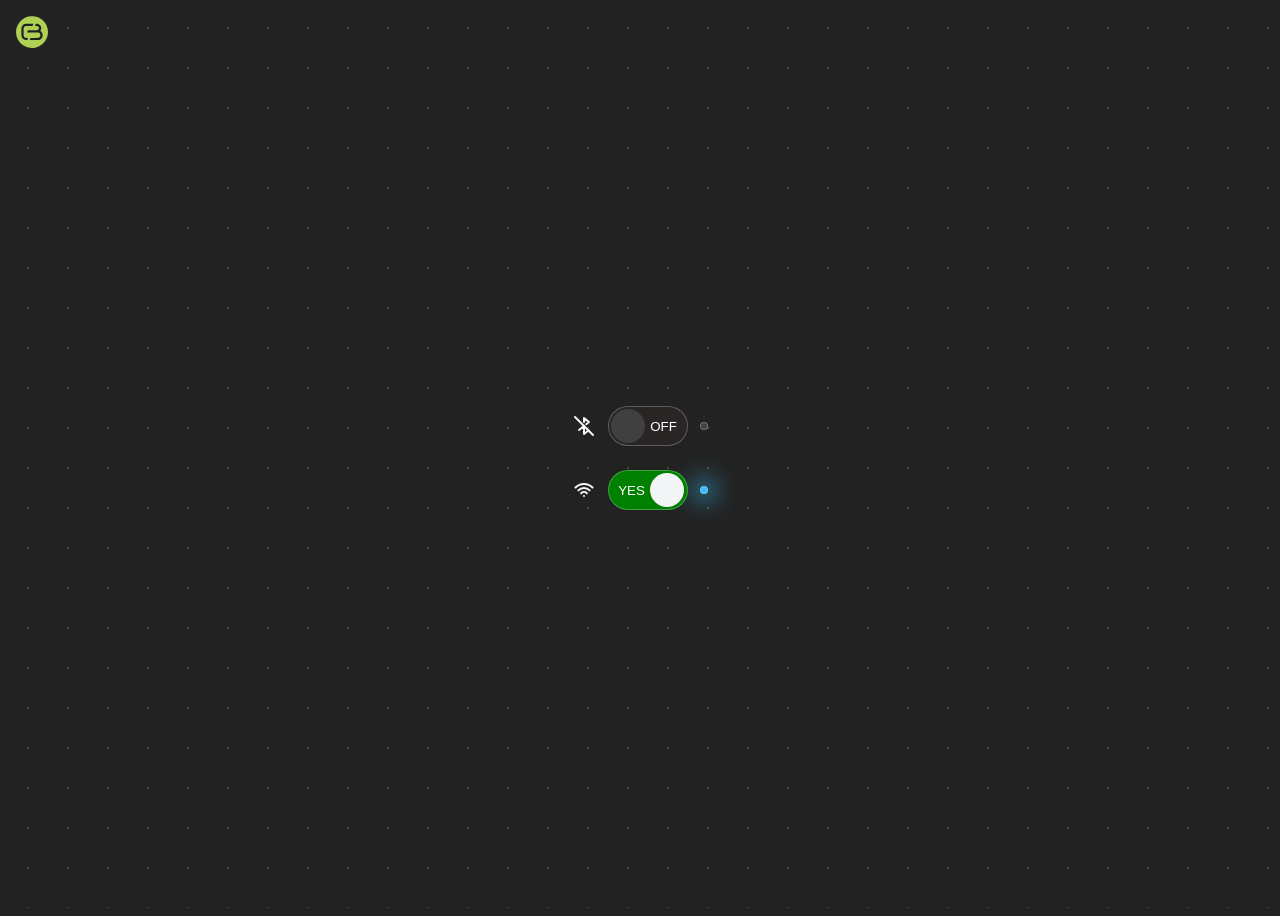
<file: botão/index.html>
<!DOCTYPE html>
<html lang="pt-br">
<head>
    <meta charset="UTF-8">
    <meta name="viewport" content="width=device-width, initial-scale=1.0">
   <link rel="stylesheet" href="style.css">
    <title>Document</title>
</head>
<body>
    <div class="switch">
        <div class="icon">
            <svg  xmlns="http://www.w3.org/2000/svg"  width="24"  height="24"  viewBox="0 0 24 24"  fill="none"  stroke="currentColor"  stroke-width="2"  stroke-linecap="round"  stroke-linejoin="round"  >
            <path stroke="none" d="M0 0h24v24H0z" fill="none"/>
            <path d="M7 8l10 8l-5 4l0 -16l5 4l-10 8" />
          </svg>
          <svg  xmlns="http://www.w3.org/2000/svg"  width="24"  height="24"  viewBox="0 0 24 24"  fill="none"  stroke="currentColor"  stroke-width="2"  stroke-linecap="round"  stroke-linejoin="round">
            <path stroke="none" d="M0 0h24v24H0z" fill="none"/>
            <path d="M3 3l18 18" />
            <path d="M16.438 16.45l-4.438 3.55v-8m0 -4v-4l5 4l-2.776 2.22m-2.222 1.779l-5 4" />
          </svg>
        </div>
        <label for="toggle" aria-label="Toggle Filter">
          <input type="checkbox" id="toggle"   data-on="ON" data-off="OFF">
        </label>
        <span class="led"></span>
      </div>
      
      <div class="switch">
        <div class="icon">
          <svg  xmlns="http://www.w3.org/2000/svg"  width="24"  height="24"  viewBox="0 0 24 24"  fill="none"  stroke="currentColor"  stroke-width="2"  stroke-linecap="round"  stroke-linejoin="round">
            <path stroke="none" d="M0 0h24v24H0z" fill="none"/>
            <path d="M12 18l.01 0" />
            <path d="M9.172 15.172a4 4 0 0 1 5.656 0" />
            <path d="M6.343 12.343a8 8 0 0 1 11.314 0" />
            <path d="M3.515 9.515c4.686 -4.687 12.284 -4.687 17 0" />
          </svg>
          <svg  xmlns="http://www.w3.org/2000/svg"  width="24"  height="24"  viewBox="0 0 24 24"  fill="none"  stroke="currentColor"  stroke-width="2"  stroke-linecap="round"  stroke-linejoin="round">
            <path stroke="none" d="M0 0h24v24H0z" fill="none"/>
            <path d="M12 18l.01 0" />
            <path d="M9.172 15.172a4 4 0 0 1 5.656 0" />
            <path d="M6.343 12.343a7.963 7.963 0 0 1 3.864 -2.14m4.163 .155a7.965 7.965 0 0 1 3.287 2" />
            <path d="M3.515 9.515a12 12 0 0 1 3.544 -2.455m3.101 -.92a12 12 0 0 1 10.325 3.374" />
            <path d="M3 3l18 18" />
          </svg>
        </div>
        <label for="toggle-2" aria-label="Toggle Filter">
          <input type="checkbox" id="toggle-2"  checked data-on="YES" data-off="NO">
        </label>
        <span class="led"></span>
      </div>
      
      
      
</body>
</html>
</file>
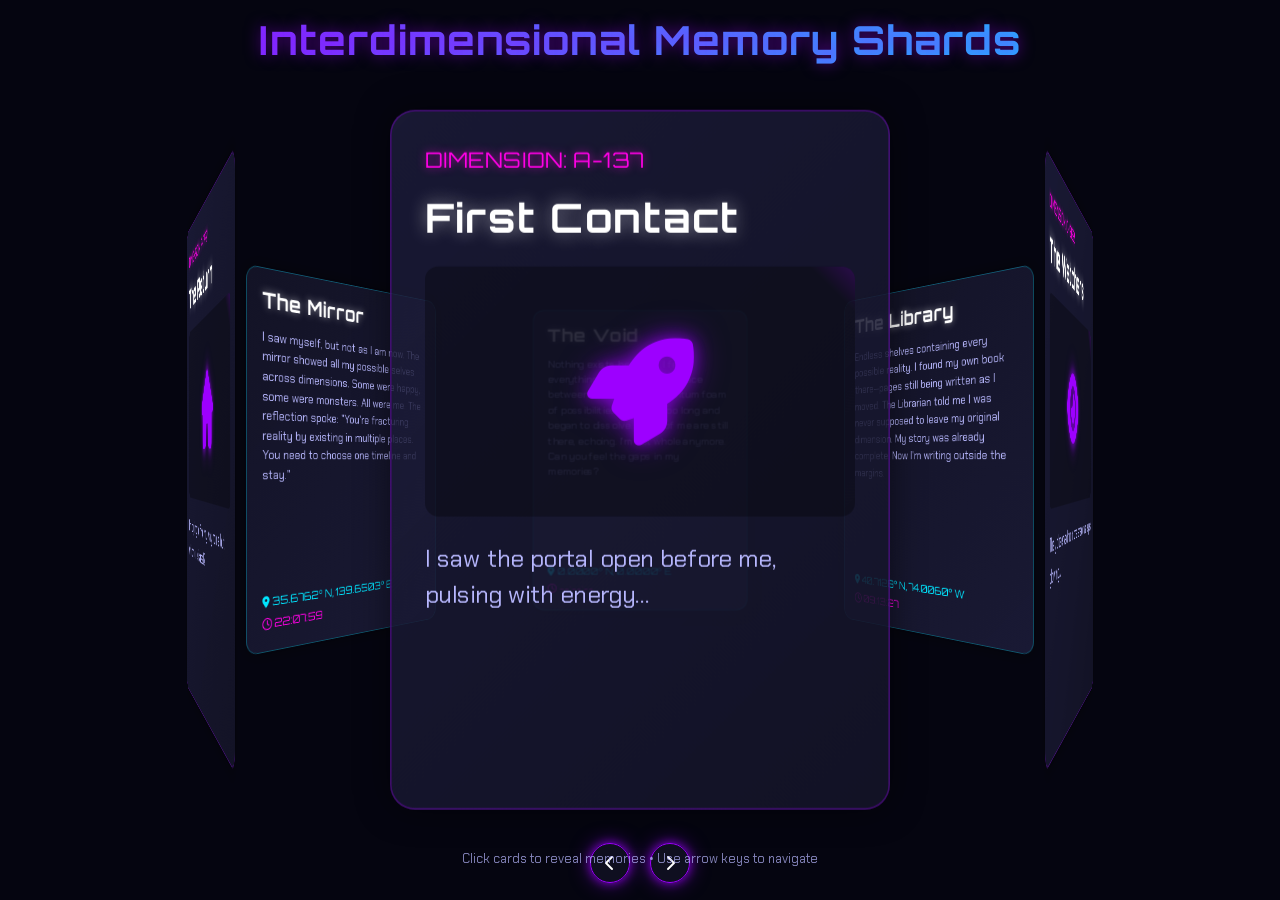
<file: cart/index.html>
<!DOCTYPE html>
<html lang="en">
<head>
    <meta charset="UTF-8">
    <meta name="viewport" content="width=device-width, initial-scale=1.0">
    <link href="https://cdn.jsdelivr.net/npm/bootstrap@5.3.0/dist/css/bootstrap.min.css" rel="stylesheet">
    <link href="https://fonts.googleapis.com/css2?family=Orbitron:wght@400;500;700&family=Chakra+Petch:wght@300;400;600&display=swap" rel="stylesheet">
    <link rel="stylesheet" href="https://cdnjs.cloudflare.com/ajax/libs/font-awesome/6.4.0/css/all.min.css">
    <link rel="stylesheet" href="style.css">
    <script src="main.js"></script>
    <title>Document</title>
</head>
<body>
    <div class="cosmos-background">
        <div class="stars-container"></div>
    </div>
    
    <div class="container-fluid h-100 d-flex flex-column">
        <header class="py-3 text-center">
            <h1 class="title">Interdimensional Memory Shards</h1>
        </header>
    
        <main class="flex-grow-1 d-flex align-items-center justify-content-center position-relative">
            <div class="carousel-container">
                <div class="carousel" id="memory-carousel">
                    <!-- Memory Card 1 -->
                    <div class="memory-card" data-memory-id="1">
                        <div class="card-inner">
                            <div class="card-front">
                                <div class="card-content">
                                    <div class="memory-date">DIMENSION: A-137</div>
                                    <h3>First Contact</h3>
                                    <div class="memory-image">
                                        <i class="fa-solid fa-rocket fa-3x"></i>
                                        <div class="glitch-effect"></div>
                                    </div>
                                    <p class="memory-preview">I saw the portal open before me, pulsing with energy...</p>
                                    <div class="card-glow"></div>
                                </div>
                            </div>
                            <div class="card-back">
                                <div class="card-content">
                                    <h3>First Contact</h3>
                                    <p>I saw the portal open before me, pulsing with energy unknown to my dimension. The coordinates were clear: A-137. As I stepped through, my molecules scattered across realities. This was the first jump. I wasn't supposed to remember it, but somehow I do.</p>
                                    <div class="memory-coordinates">
                                        <span><i class="fa-solid fa-location-dot"></i> 37.7749° N, 122.4194° W</span>
                                        <span class="time-stamp"><i class="fa-regular fa-clock"></i> 03:27:16</span>
                                    </div>
                                </div>
                            </div>
                        </div>
                    </div>
    
                    <!-- Memory Card 2 -->
                    <div class="memory-card" data-memory-id="2">
                        <div class="card-inner">
                            <div class="card-front">
                                <div class="card-content">
                                    <div class="memory-date">DIMENSION: C-982</div>
                                    <h3>The Watchers</h3>
                                    <div class="memory-image">
                                        <i class="fa-solid fa-eye fa-3x"></i>
                                        <div class="glitch-effect"></div>
                                    </div>
                                    <p class="memory-preview">They observed from the shadows, eyes glowing...</p>
                                    <div class="card-glow"></div>
                                </div>
                            </div>
                            <div class="card-back">
                                <div class="card-content">
                                    <h3>The Watchers</h3>
                                    <p>They observed from the shadows, eyes glowing with ancient knowledge. The Watchers have been tracking my jumps. They say I'm destabilizing the multiverse with each crossing. My presence causes ripples they can't control. I'm becoming a threat.</p>
                                    <div class="memory-coordinates">
                                        <span><i class="fa-solid fa-location-dot"></i> 51.5074° N, 0.1278° W</span>
                                        <span class="time-stamp"><i class="fa-regular fa-clock"></i> 17:42:03</span>
                                    </div>
                                </div>
                            </div>
                        </div>
                    </div>
    
                    <!-- Memory Card 3 -->
                    <div class="memory-card" data-memory-id="3">
                        <div class="card-inner">
                            <div class="card-front">
                                <div class="card-content">
                                    <div class="memory-date">DIMENSION: F-451</div>
                                    <h3>The Library</h3>
                                    <div class="memory-image">
                                        <i class="fa-solid fa-book fa-3x"></i>
                                        <div class="glitch-effect"></div>
                                    </div>
                                    <p class="memory-preview">Endless shelves containing every possible reality...</p>
                                    <div class="card-glow"></div>
                                </div>
                            </div>
                            <div class="card-back">
                                <div class="card-content">
                                    <h3>The Library</h3>
                                    <p>Endless shelves containing every possible reality. I found my own book there—pages still being written as I moved. The Librarian told me I was never supposed to leave my original dimension. My story was already complete. Now I'm writing outside the margins.</p>
                                    <div class="memory-coordinates">
                                        <span><i class="fa-solid fa-location-dot"></i> 40.7128° N, 74.0060° W</span>
                                        <span class="time-stamp"><i class="fa-regular fa-clock"></i> 09:13:27</span>
                                    </div>
                                </div>
                            </div>
                        </div>
                    </div>
    
                    <!-- Memory Card 4 -->
                    <div class="memory-card" data-memory-id="4">
                        <div class="card-inner">
                            <div class="card-front">
                                <div class="card-content">
                                    <div class="memory-date">DIMENSION: X-000</div>
                                    <h3>The Void</h3>
                                    <div class="memory-image">
                                        <i class="fa-solid fa-atom fa-3x"></i>
                                        <div class="glitch-effect"></div>
                                    </div>
                                    <p class="memory-preview">Nothing exists here, yet I feel everything...</p>
                                    <div class="card-glow"></div>
                                </div>
                            </div>
                            <div class="card-back">
                                <div class="card-content">
                                    <h3>The Void</h3>
                                    <p>Nothing exists here, yet I feel everything. The Void is the space between dimensions, a quantum foam of possibilities. I stayed too long and began to dissolve. Parts of me are still there, echoing. I'm not whole anymore. Can you feel the gaps in my memories?</p>
                                    <div class="memory-coordinates">
                                        <span><i class="fa-solid fa-location-dot"></i> 0.0000° N, 0.0000° E</span>
                                        <span class="time-stamp"><i class="fa-regular fa-clock"></i> --:--:--</span>
                                    </div>
                                </div>
                            </div>
                        </div>
                    </div>
    
                    <!-- Memory Card 5 -->
                    <div class="memory-card" data-memory-id="5">
                        <div class="card-inner">
                            <div class="card-front">
                                <div class="card-content">
                                    <div class="memory-date">DIMENSION: H-221</div>
                                    <h3>The Mirror</h3>
                                    <div class="memory-image">
                                        <i class="fa-solid fa-clone fa-3x"></i>
                                        <div class="glitch-effect"></div>
                                    </div>
                                    <p class="memory-preview">I saw myself, but not as I am now...</p>
                                    <div class="card-glow"></div>
                                </div>
                            </div>
                            <div class="card-back">
                                <div class="card-content">
                                    <h3>The Mirror</h3>
                                    <p>I saw myself, but not as I am now. The mirror showed all my possible selves across dimensions. Some were happy, some were monsters. All were me. The reflection spoke: "You're fracturing reality by existing in multiple places. You need to choose one timeline and stay."</p>
                                    <div class="memory-coordinates">
                                        <span><i class="fa-solid fa-location-dot"></i> 35.6762° N, 139.6503° E</span>
                                        <span class="time-stamp"><i class="fa-regular fa-clock"></i> 22:07:59</span>
                                    </div>
                                </div>
                            </div>
                        </div>
                    </div>
    
                    <!-- Memory Card 6 -->
                    <div class="memory-card" data-memory-id="6">
                        <div class="card-inner">
                            <div class="card-front">
                                <div class="card-content">
                                    <div class="memory-date">DIMENSION: ?-???</div>
                                    <h3>The Return</h3>
                                    <div class="memory-image">
                                        <i class="fa-solid fa-home fa-3x"></i>
                                        <div class="glitch-effect"></div>
                                    </div>
                                    <p class="memory-preview">I'm trying to find my way home, but which one is real?</p>
                                    <div class="card-glow"></div>
                                </div>
                            </div>
                            <div class="card-back">
                                <div class="card-content">
                                    <h3>The Return</h3>
                                    <p>I'm trying to find my way home, but which one is real? Every dimension feels familiar yet wrong. The boundaries are thinning. Sometimes I see through the eyes of my other selves. I'm losing track of which memories belong to which version of me. Are you helping me remember, or are you causing me to forget?</p>
                                    <div class="memory-coordinates">
                                        <span><i class="fa-solid fa-location-dot"></i> ??.????° N, ??.????° W</span>
                                        <span class="time-stamp"><i class="fa-regular fa-clock"></i> NOW</span>
                                    </div>
                                </div>
                            </div>
                        </div>
                    </div>
                </div>
            </div>
    
            <div class="carousel-controls">
                <button id="prev-btn" class="control-btn">
                    <i class="fa-solid fa-chevron-left"></i>
                </button>
                <button id="next-btn" class="control-btn">
                    <i class="fa-solid fa-chevron-right"></i>
                </button>
            </div>
        </main>
    
        <footer class="py-3 text-center">
            <p class="instructions">Click cards to reveal memories • Use arrow keys to navigate</p>
        </footer>
    </div>
</body>
</html>
</file>
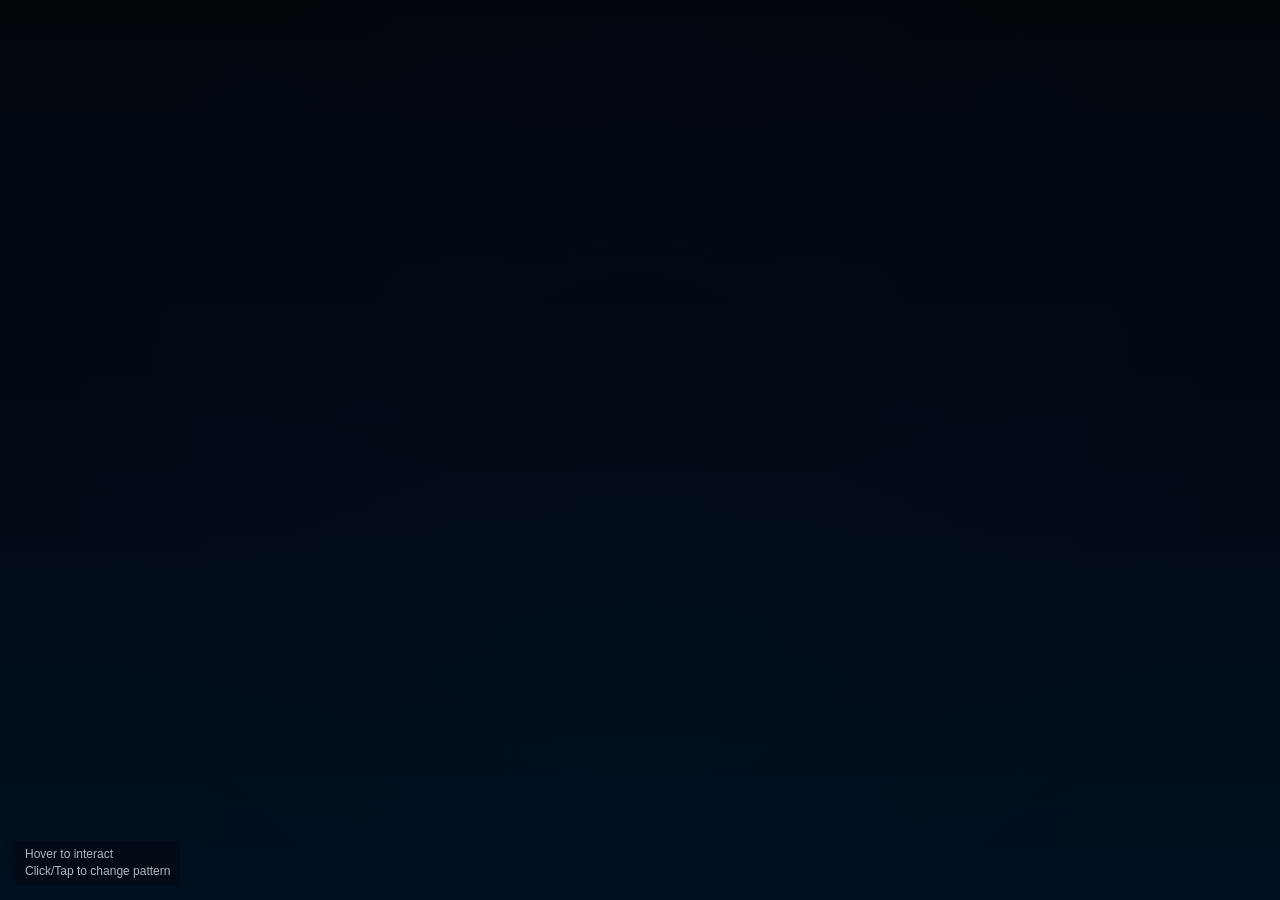
<file: efeito 3d/index.html>
<!DOCTYPE html>
<html lang="en">
<head>
    <meta charset="UTF-8">
    <meta name="viewport" content="width=device-width, initial-scale=1.0">
    <link rel="stylesheet" href="style.css">
    <script type="module" defer src="main.js"></script>
    <title>Document</title>
</head>
<body>
<div id="container"></div>
<div class="glow"></div>
<div id="patternName">Sphere</div>
<div id="instructions">Hover to interact<br>Click/Tap to change pattern</div>
</body>
</html>
</file>
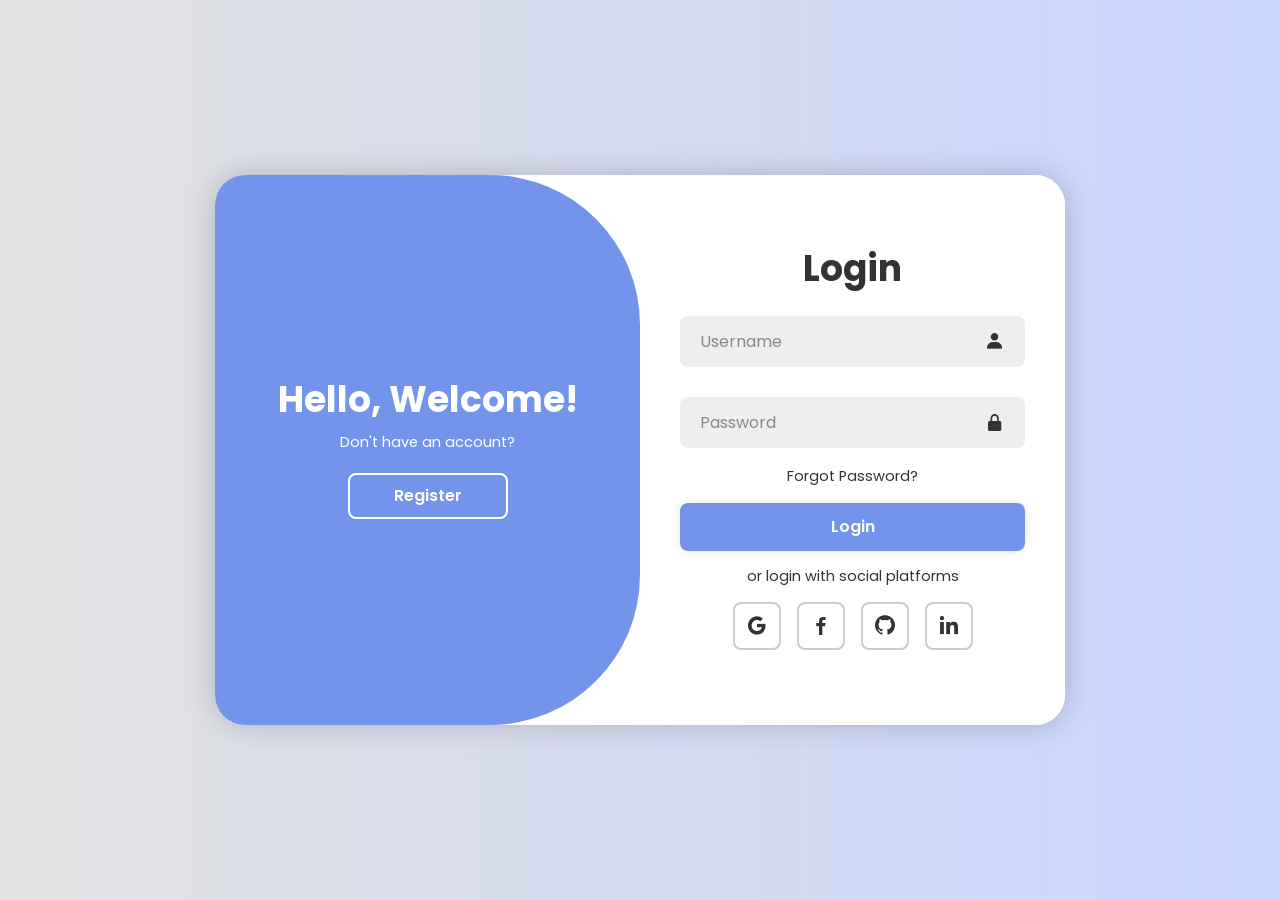
<file: login 2/index.html>
<!DOCTYPE html>
<html lang="en">
<head>
    <meta charset="UTF-8">
    <meta name="viewport" content="width=device-width, initial-scale=1.0">
    <title>Login/Signup Form</title>
    <link rel="stylesheet" href="style.css">
    <link href='https://unpkg.com/boxicons@2.1.4/css/boxicons.min.css' rel='stylesheet'>
</head>
<body>
    <div class="container">
        <div class="form-box login">
            <form action="#">
                <h1>Login</h1>
                <div class="input-box">
                    <input type="text" placeholder="Username" required>
                    <i class='bx bxs-user'></i>
                </div>
                <div class="input-box">
                    <input type="password" placeholder="Password" required>
                    <i class='bx bxs-lock-alt' ></i>
                </div>
                <div class="forgot-link">
                    <a href="#">Forgot Password?</a>
                </div>
                <button type="submit" class="btn">Login</button>
                <p>or login with social platforms</p>
                <div class="social-icons">
                    <a href="#"><i class='bx bxl-google' ></i></a>
                    <a href="#"><i class='bx bxl-facebook' ></i></a>
                    <a href="#"><i class='bx bxl-github' ></i></a>
                    <a href="#"><i class='bx bxl-linkedin' ></i></a>
                </div>
            </form>
        </div>

        <div class="form-box register">
            <form action="#">
                <h1>Registration</h1>
                <div class="input-box">
                    <input type="text" placeholder="Username" required>
                    <i class='bx bxs-user'></i>
                </div>
                <div class="input-box">
                    <input type="email" placeholder="Email" required>
                    <i class='bx bxs-envelope' ></i>
                </div>
                <div class="input-box">
                    <input type="password" placeholder="Password" required>
                    <i class='bx bxs-lock-alt' ></i>
                </div>
                <button type="submit" class="btn">Register</button>
                <p>or register with social platforms</p>
                <div class="social-icons">
                    <a href="#"><i class='bx bxl-google' ></i></a>
                    <a href="#"><i class='bx bxl-facebook' ></i></a>
                    <a href="#"><i class='bx bxl-github' ></i></a>
                    <a href="#"><i class='bx bxl-linkedin' ></i></a>
                </div>
            </form>
        </div>

        <div class="toggle-box">
            <div class="toggle-panel toggle-left">
                <h1>Hello, Welcome!</h1>
                <p>Don't have an account?</p>
                <button class="btn register-btn">Register</button>
            </div>

            <div class="toggle-panel toggle-right">
                <h1>Welcome Back!</h1>
                <p>Already have an account?</p>
                <button class="btn login-btn">Login</button>
            </div>
        </div>
    </div>

    <script src="main.js"></script>
</body>
</html>
</file>
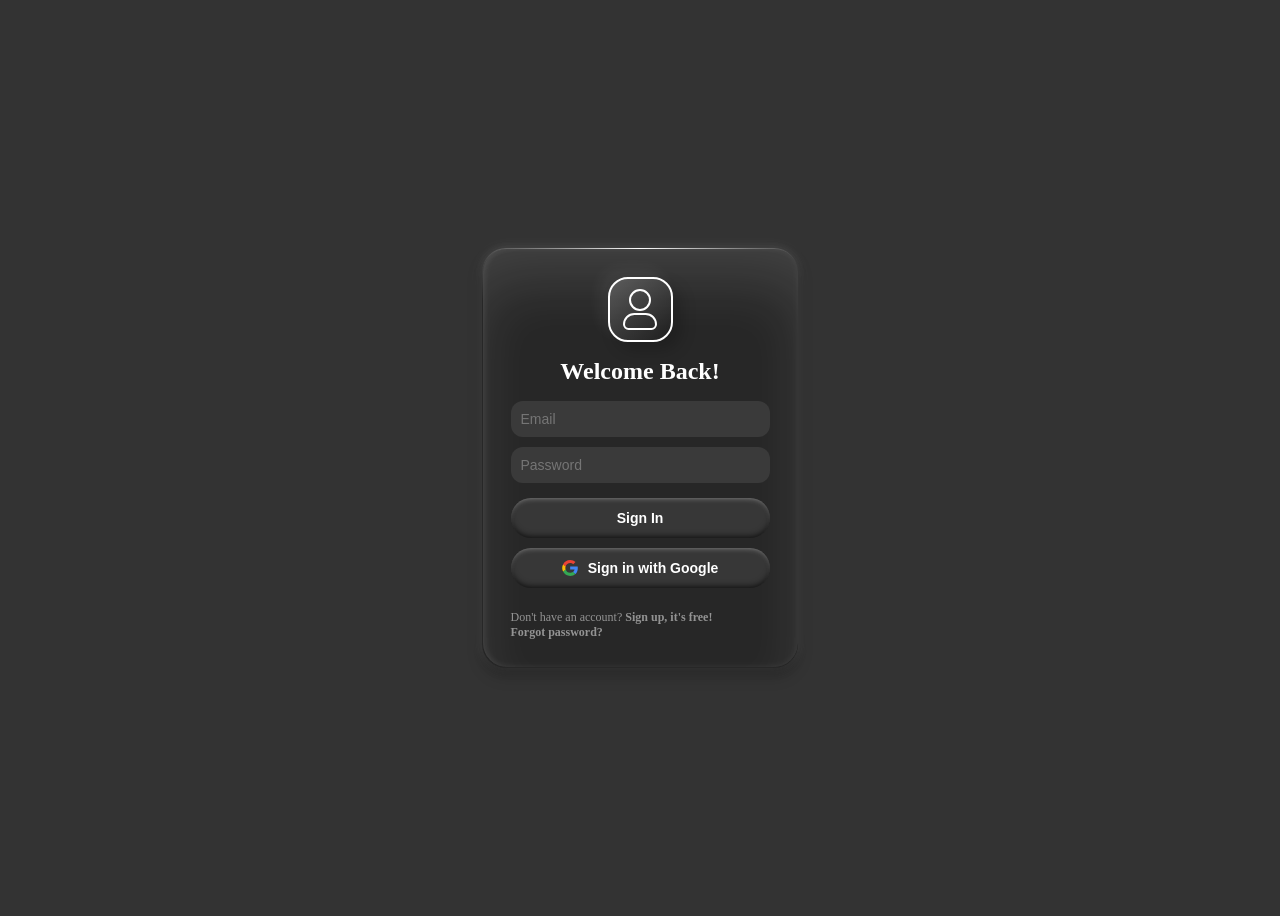
<file: login/index.html>
<!DOCTYPE html>
<html lang="en">
<head>
    <meta charset="UTF-8">
    <meta name="viewport" content="width=device-width, initial-scale=1.0">
    <link rel="stylesheet" href="style.css">
    <title>Document</title>
</head>
<body>
<!-- From Uiverse.io by Priyanshu02020 --> 
<div class="container">
    <div class="login-box">
      <form class="form">
        <div class="logo"></div>
        <span class="header">Welcome Back!</span>
        <input type="email" placeholder="Email" class="input" />
        <input type="password" placeholder="Password" class="input" />
        <button type="submit" class="button sign-in">Sign In</button>
        <button class="button google-sign-in">
          <svg
            class="icon"
            viewBox="-3 0 262 262"
            xmlns="http://www.w3.org/2000/svg"
            preserveAspectRatio="xMidYMid"
            fill="#000000"
          >
            <g id="SVGRepo_bgCarrier" stroke-width="0"></g>
            <g
              id="SVGRepo_tracerCarrier"
              stroke-linecap="round"
              stroke-linejoin="round"
            ></g>
            <g id="SVGRepo_iconCarrier">
              <path
                d="M255.878 133.451c0-10.734-.871-18.567-2.756-26.69H130.55v48.448h71.947c-1.45 12.04-9.283 30.172-26.69 42.356l-.244 1.622 38.755 30.023 2.685.268c24.659-22.774 38.875-56.282 38.875-96.027"
                fill="#4285F4"
              ></path>
              <path
                d="M130.55 261.1c35.248 0 64.839-11.605 86.453-31.622l-41.196-31.913c-11.024 7.688-25.82 13.055-45.257 13.055-34.523 0-63.824-22.773-74.269-54.25l-1.531.13-40.298 31.187-.527 1.465C35.393 231.798 79.49 261.1 130.55 261.1"
                fill="#34A853"
              ></path>
              <path
                d="M56.281 156.37c-2.756-8.123-4.351-16.827-4.351-25.82 0-8.994 1.595-17.697 4.206-25.82l-.073-1.73L15.26 71.312l-1.335.635C5.077 89.644 0 109.517 0 130.55s5.077 40.905 13.925 58.602l42.356-32.782"
                fill="#FBBC05"
              ></path>
              <path
                d="M130.55 50.479c24.514 0 41.05 10.589 50.479 19.438l36.844-35.974C195.245 12.91 165.798 0 130.55 0 79.49 0 35.393 29.301 13.925 71.947l42.211 32.783c10.59-31.477 39.891-54.251 74.414-54.251"
                fill="#EB4335"
              ></path>
            </g>
          </svg>
          <span class="span two"> Sign in with Google </span>
        </button>
  
        <p class="footer">
          Don't have an account?
          <a href="" class="link">Sign up, it's free!</a>
          <br />
          <a href="" class="link">Forgot password?</a>
        </p>
      </form>
    </div>
  </div>
  
  
      
</body>
</html>
</file>
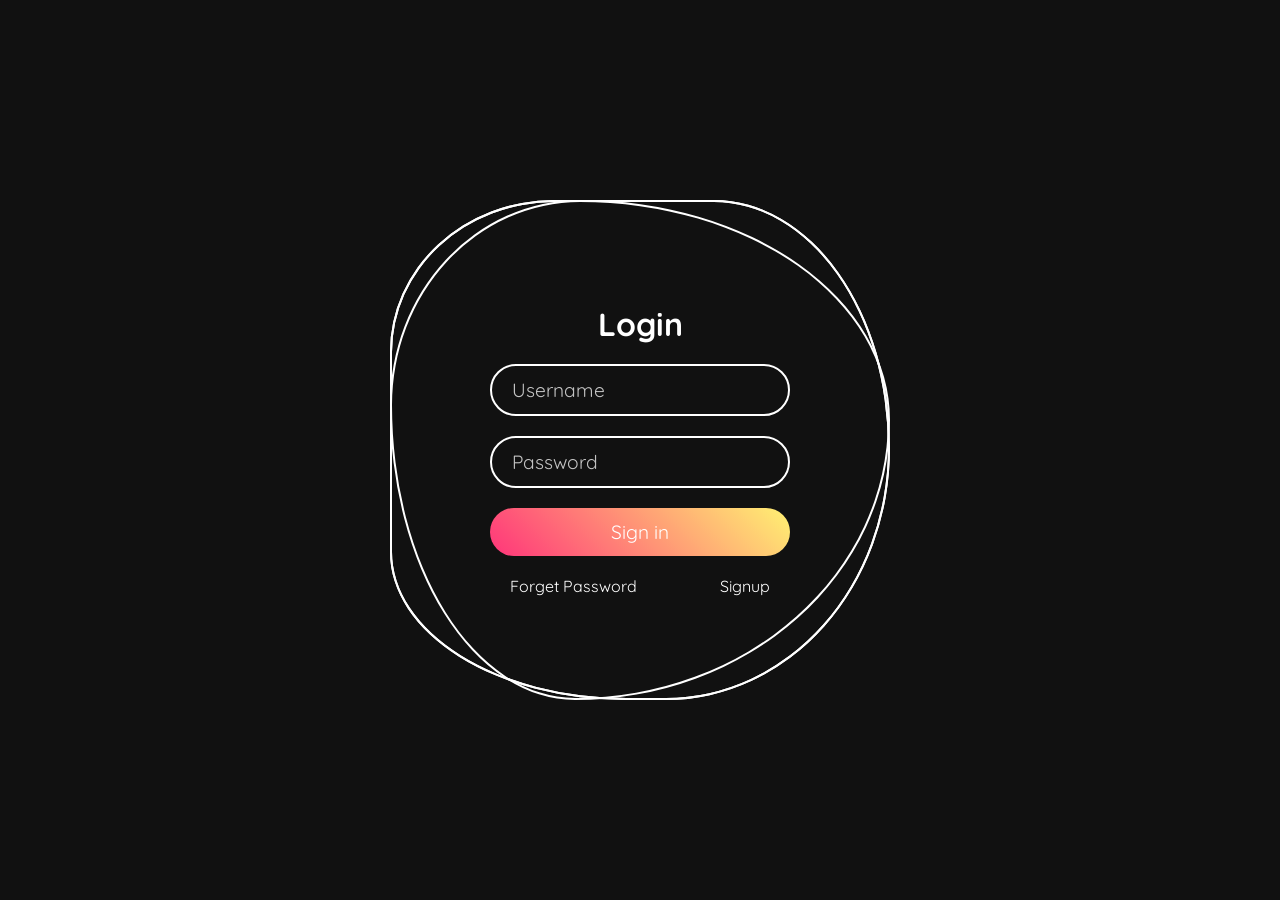
<file: login3/index.html>
<!DOCTYPE html>
<html lang="en">
<head>
    <meta charset="UTF-8">
    <meta name="viewport" content="width=device-width, initial-scale=1.0">
    <link rel="stylesheet" href="style.css">
    <title>Document</title>
</head>
<body>
    <!--ring div starts here-->
<div class="ring">
    <i style="--clr:#00ff0a;"></i>
    <i style="--clr:#ff0057;"></i>
    <i style="--clr:#fffd44;"></i>
    <div class="login">
      <h2>Login</h2>
      <div class="inputBx">
        <input type="text" placeholder="Username">
      </div>
      <div class="inputBx">
        <input type="password" placeholder="Password">
      </div>
      <div class="inputBx">
        <input type="submit" value="Sign in">
      </div>
      <div class="links">
        <a href="#">Forget Password</a>
        <a href="#">Signup</a>
      </div>
    </div>
  </div>
  <!--ring div ends here-->
</body>
</html>
</file>
<file: botão/style.css>
/* Copyright (c) 2025 by Chris Bolson (https://codepen.io/cbolson/pen/qBeyKre) */
.switch{
    --switch-width: 80px;
    --switch-height: calc(var(--switch-width) / 2);
    --switch-border-radius: 999vw; /* this will also adjust the radius on the toggle */
    --switch-clr-border: rgba(255 255 255 / .25);
    --switch-clr-bg: rgb(41 37 36);
    --switch-clr-bg-on: green;
    --switch-inset: 2px; 
    --switch-duration: 300ms;
    
    --toggle-size: calc(var(--switch-height) - var(--switch-inset) * 3);
    --toggle-gap: calc(var(--toggle-size) * 1.5);
    --toggle-bg: #404040;
    --toggle-bg-on: #F3F4F6;
    
    --led-size: 8px;
    --led-color-off: rgba(255 255 255 / .15);
    --led-color-on: rgb(56, 189, 248);
    --led-color-loading: rgb(234 179 8);
    --led-duration: 3s;
    --led-delay: 500ms;
    --led-blur: 12px;
    --led-blur-distance: -.5rem;
    
    display: flex;
    align-items: center;
    gap: .75rem;
    width: fit-content;
  }
  
  .switch label{
    position: relative;
    cursor: pointer;
    overflow: hidden;
    width: var(--switch-width);
    height: var(--switch-height);
    border-radius: var(--switch-border-radius);
    border: 1px solid var(--switch-clr-border);
    outline: 1px dashed transparent;
    outline-offset: 4px;
    color: var(--switch-clr-txt);
    background-color: var(--switch-clr-bg);
    isolation: isolate;
    transition-property: background-color;
    transition-duration: var(--switch-duration);
    transition-timing-function: ease-in-out;
    transition-delay: var(--switch-delay,0ms);
  }
  .switch > .icon{
    display: grid;
    grid-template-areas: "stack";
  }
  
  .switch > .icon > svg{
    grid-area: stack;
    scale: var(--icon-on,0);
    transition: scale 150ms ease-in-out var(--icon-delay,0ms);
  }
  .switch > .icon > svg:last-of-type{
    scale: var(--icon-off,1);
  }
  
  .switch input[type="checkbox"] {
    position: absolute;
    pointer-events: none;
    appearance: none;
    border: none;
    outline: none;
    border-radius: inherit;
    background-color: var(--toggle-bg);
    top: var(--switch-inset);
    left: var(--toggle-x,var(--switch-inset));
    width: var(--toggle-size);
    height: var(--toggle-size);
    display: flex;
    align-items: center;
    justify-content: center;
    gap: var(--toggle-gap);
  
    transition-property: left, background-color;
    transition-duration: var(--switch-duration);
    transition-timing-function: ease-in-out;
  }
  .switch input[type="checkbox"]::before,
  .switch input[type="checkbox"]::after{
    position: relative;
    color: white;
    transition: scale var(--switch-duration);
    
  }
  .switch input[type="checkbox"]::before{
    content: attr(data-on);
    scale: var(--label-scale-on, .75);
  }
  .switch input[type="checkbox"]::after{
     content: attr(data-off);
    scale: var(--label-scale-off, 1);
  }
  
  .switch > .led{
    position: relative;
    width: var(--led-size);
    height: var(--led-size);
    display: block;
    border: 1px solid rgba(255 255 255 / .25);
    border-radius: 50%;
    background-color: var(--led-color-off) ;
    transition: background-color 50ms;
    animation: var(--led-animation,"")
  }
  .switch > .led:before{
    content: '';
    position: absolute;
    inset: var(--led-blur-distance);
    z-index: -1;
    border-radius: inherit;
    filter: blur(var(--led-blur));
    opacity: .75;
    animation: var(--led-animation,"")
  }
  .switch:has(input[type="checkbox"]:focus-visible) label{
    outline-color: white; 
  }
  /* switch "on" */
  .switch:has(input[type="checkbox"]:checked){
    --switch-clr-bg: var(--switch-clr-bg-on);
    --switch-delay: 250ms; /* slight delay on background color change */
    --toggle-x: calc(50% + var(--switch-inset));
    --toggle-clr-bg: green;
    --toggle-bg: var(--toggle-bg-on);
    --led-animation: toggle var(--led-duration) linear forwards var(--led-delay);
    --icon-on: 1;
    --icon-off: 0;
    --icon-delay: 250ms;
    --label-scale-off: .75;
    --label-scale-on: 1;
  }
  @keyframes toggle{
    0%,10%,20%,30%,40%,50%,60%,70%,80%{
      background-color: var(--led-color-off);
    }
    5%,15%,25%,35%,45%,55%,65%,75%,85%{
      background-color: var(--led-color-loading);
    }
    100%{
      background-color: var(--led-color-on);
    }
  }
  
  
  
  
  /* general styling not relevant for this demo */
  *,
  ::before,
  ::after {
    
    box-sizing: border-box;
  }
  :root {
    --clr-bg: #222;
    --clr-primary: #f5f5f5;
    --clr-secondary: #075985; 
  }
  input{
    margin: 0;
    padding: 0;
  }
  html {
    background-color: var(--clr-bg);
    font-family: system-ui;
  }
  
  body {
    min-height: 100svh;
    display: flex;
    flex-direction: column;
    align-items: center;
    justify-content: center;
    gap: 1.5rem;
    /*font-size: clamp(0.9rem, 2.5vw,1.4rem);*/
    color: var(--clr-primary);
    padding: 1rem;
    background-image: radial-gradient(circle, rgba(175, 208, 84, .25) 1px, rgba(0, 0, 0, 0) 1px);
    background-size: 40px 40px;
    overflow: hidden;
  }
  
  body::after {
    content: "";
    position: fixed;
    top: 1rem;
    left: 1rem;
    width: 32px;
    height: 32px;
    background-size: cover;
    background-image: url('data:image/svg+xml,<svg id="logo" xmlns="http://www.w3.org/2000/svg" xmlns:xlink="http://www.w3.org/1999/xlink" viewBox="0 0 100 100" version="1.1"><g id="surface1"><path fill="rgb(175, 208, 84)" d="M 47.894531 0.789062 C 46.320312 0.878906 45.480469 0.949219 44.601562 1.042969 C 37.023438 1.863281 29.746094 4.394531 23.386719 8.414062 C 20.214844 10.421875 17.402344 12.65625 14.757812 15.285156 C 7.773438 22.222656 3.027344 30.992188 1.113281 40.5 C -0.460938 48.332031 -0.132812 56.378906 2.070312 64.003906 C 4.0625 70.890625 7.507812 77.195312 12.277344 82.675781 C 16.65625 87.714844 22.109375 91.898438 28.074219 94.804688 C 37.914062 99.59375 49.078125 101.03125 59.875 98.886719 C 69.480469 96.976562 78.265625 92.300781 85.253906 85.371094 C 92.304688 78.386719 97.027344 69.65625 98.960938 60.039062 C 99.636719 56.675781 99.902344 53.996094 99.902344 50.285156 C 99.902344 47.910156 99.855469 46.925781 99.660156 45.128906 C 98.671875 35.808594 95.136719 27.136719 89.324219 19.773438 C 86.917969 16.722656 83.851562 13.675781 80.777344 11.285156 C 75.664062 7.304688 69.949219 4.410156 63.695312 2.628906 C 60.5625 1.742188 57.058594 1.128906 53.609375 0.867188 C 52.796875 0.804688 48.566406 0.746094 47.894531 0.789062 Z M 54.105469 24.300781 C 54.105469 24.355469 53.550781 25.921875 52.875 27.773438 L 51.636719 31.148438 L 41.390625 31.148438 C 34.375 31.148438 31 31.167969 30.683594 31.210938 C 27.867188 31.601562 25.414062 33.695312 24.371094 36.621094 C 24.054688 37.503906 23.910156 38.265625 23.839844 39.371094 C 23.800781 40.046875 23.789062 43.769531 23.804688 50.574219 C 23.828125 61.464844 23.816406 60.867188 24.101562 62.066406 C 24.316406 62.976562 24.832031 64.132812 25.339844 64.875 C 26.515625 66.597656 28.074219 67.726562 29.9375 68.203125 C 30.679688 68.394531 31.542969 68.433594 34.851562 68.433594 C 37.878906 68.433594 37.960938 68.441406 37.925781 68.542969 C 37.90625 68.601562 37.34375 70.148438 36.671875 71.972656 L 35.460938 75.296875 L 32.726562 75.296875 C 30.136719 75.296875 29.960938 75.285156 29.269531 75.164062 C 26.808594 74.714844 24.59375 73.707031 22.644531 72.152344 C 22.015625 71.648438 20.859375 70.496094 20.335938 69.847656 C 18.960938 68.15625 17.824219 65.824219 17.285156 63.601562 C 16.824219 61.660156 16.835938 62.175781 16.859375 49.355469 C 16.882812 36.71875 16.847656 37.765625 17.292969 35.953125 C 17.882812 33.523438 18.941406 31.398438 20.515625 29.5 C 21.140625 28.746094 21.625 28.257812 22.417969 27.597656 C 24.695312 25.699219 27.460938 24.53125 30.316406 24.265625 C 30.589844 24.234375 36.054688 24.210938 42.460938 24.207031 C 53.515625 24.199219 54.105469 24.207031 54.105469 24.300781 Z M 66.320312 24.363281 C 69.789062 24.90625 72.703125 26.371094 75.039062 28.757812 C 76.65625 30.402344 77.730469 32.21875 78.382812 34.417969 C 78.683594 35.445312 78.824219 36.347656 78.867188 37.523438 C 78.964844 40.515625 78.066406 43.320312 76.21875 45.777344 C 75.949219 46.136719 75.707031 46.445312 75.675781 46.460938 C 75.558594 46.539062 75.636719 46.605469 76.246094 47 C 80.933594 50.003906 83.621094 55.320312 83.308594 60.960938 C 83.027344 65.992188 80.328125 70.570312 76.113281 73.175781 C 74.453125 74.199219 72.570312 74.894531 70.546875 75.21875 L 69.757812 75.347656 L 56.425781 75.363281 L 43.085938 75.386719 L 43.273438 74.878906 C 43.371094 74.601562 43.949219 73.027344 44.546875 71.386719 L 45.640625 68.40625 L 57.613281 68.375 L 69.582031 68.347656 L 70.167969 68.191406 C 72.121094 67.652344 73.628906 66.617188 74.753906 65.019531 C 75.40625 64.097656 75.960938 62.777344 76.175781 61.632812 C 76.328125 60.832031 76.328125 59.308594 76.175781 58.503906 C 75.867188 56.859375 75.085938 55.316406 73.960938 54.152344 C 72.835938 52.976562 71.722656 52.308594 70.191406 51.894531 L 69.582031 51.730469 L 52.117188 51.703125 L 34.65625 51.671875 L 35.691406 48.835938 C 36.265625 47.273438 36.835938 45.703125 36.96875 45.351562 L 37.207031 44.695312 L 51.269531 44.679688 L 65.328125 44.667969 L 65.941406 44.511719 C 68.972656 43.753906 71.089844 41.820312 71.71875 39.214844 C 71.890625 38.496094 71.898438 37.390625 71.722656 36.699219 C 71.019531 33.839844 68.550781 31.78125 65.21875 31.253906 C 64.984375 31.21875 63.597656 31.171875 62.058594 31.15625 L 59.3125 31.121094 L 60.523438 27.789062 C 61.195312 25.960938 61.769531 24.398438 61.800781 24.324219 L 61.863281 24.183594 L 63.710938 24.21875 C 65.164062 24.242188 65.722656 24.269531 66.320312 24.363281 Z M 66.320312 24.363281 "/></g></svg>');
  }
  h1 {
    font-size: clamp(1rem, 2.5vw + 0.25rem, 1.2rem);
    font-weight: 500;
    line-height: 1.6;
  }
  
  .sr-only {
      position: absolute;
      width: 1px;
      height: 1px;
      padding: 0;
      margin: -1px;
      overflow: hidden;
      clip: rect(0, 0, 0, 0);
      white-space: nowrap;
      border: 0;
  }
</file>
<file: cart/style.css>
/* Copyright (c) 2025 by Marcus Moen Bye (https://codepen.io/Marcus-Moen-the-builder/pen/azzpjJK) */

/* Base Styles */
:root {
	--primary: #9d00ff;
	--secondary: #00e5ff;
	--accent: #ff00e5;
	--background: #050510;
	--card-bg: rgba(20, 20, 40, 0.7);
	--text-primary: #ffffff;
	--text-secondary: #b8b8ff;
	--glow-primary: 0 0 10px rgba(157, 0, 255, 0.7),
		0 0 20px rgba(157, 0, 255, 0.5);
	--glow-secondary: 0 0 10px rgba(0, 229, 255, 0.7),
		0 0 20px rgba(0, 229, 255, 0.5);
	--glow-accent: 0 0 10px rgba(255, 0, 229, 0.7), 0 0 20px rgba(255, 0, 229, 0.5);
	--card-width: 300px;
	--card-height: 420px;
	--carousel-radius: 400px;
	--transition-speed: 0.5s;
}

* {
	margin: 0;
	padding: 0;
	box-sizing: border-box;
}

body,
html {
	height: 100%;
	font-family: "Chakra Petch", sans-serif;
	background-color: var(--background);
	color: var(--text-primary);
	overflow: hidden; /* Prevent page scrolling */
}

/* Typography */
h1,
h2,
h3,
h4,
h5,
h6 {
	font-family: "Orbitron", sans-serif;
	font-weight: 700;
	letter-spacing: 1px;
}

.title {
	font-size: 2.5rem;
	margin-bottom: 0.5rem;
	background: linear-gradient(90deg, var(--primary), var(--secondary));
	-webkit-background-clip: text;
	background-clip: text;
	color: transparent;
	text-shadow: 0 0 15px rgba(157, 0, 255, 0.5);
	animation: pulse 3s infinite alternate;
}

/* Cosmic Background */
.cosmos-background {
	position: fixed;
	top: 0;
	left: 0;
	width: 100%;
	height: 100%;
	z-index: -1;
	background: radial-gradient(ellipse at bottom, #1b2735 0%, #090a0f 100%);
	overflow: hidden;
}

.stars-container {
	position: absolute;
	width: 100%;
	height: 100%;
	background-image: radial-gradient(1px 1px at 25% 25%, white, rgba(0, 0, 0, 0)),
		radial-gradient(1px 1px at 50% 50%, white, rgba(0, 0, 0, 0)),
		radial-gradient(2px 2px at 75% 75%, white, rgba(0, 0, 0, 0)),
		radial-gradient(2px 2px at 100% 100%, white, rgba(0, 0, 0, 0));
	background-size: 200px 200px, 300px 300px, 400px 400px, 600px 600px;
	background-repeat: repeat;
	animation: twinkle 10s linear infinite;
}

@keyframes twinkle {
	0% {
		background-position: 0 0, 0 0, 0 0, 0 0;
	}
	100% {
		background-position: 200px 200px, 300px 300px, 400px 400px, 600px 600px;
	}
}

/* Carousel Container */
.carousel-container {
	position: relative;
	width: 100%;
	height: 500px;
	perspective: 1000px;
	transform-style: preserve-3d;
	display: flex;
	justify-content: center;
	align-items: center;
	touch-action: none; /* Prevent default touch actions */
}

.carousel {
	position: relative;
	width: var(--carousel-radius);
	height: var(--carousel-radius);
	transform-style: preserve-3d;
	transition: transform 0.5s ease;
}

/* Memory Cards */
.memory-card {
	position: absolute;
	width: var(--card-width);
	height: var(--card-height);
	left: 50%;
	top: 50%;
	margin-left: calc(var(--card-width) / -2);
	margin-top: calc(var(--card-height) / -2);
	transform-style: preserve-3d;
	transition: transform 0.8s cubic-bezier(0.175, 0.885, 0.32, 1.275);
	cursor: pointer;
}

.card-inner {
	position: relative;
	width: 100%;
	height: 100%;
	transform-style: preserve-3d;
	transition: transform 0.8s cubic-bezier(0.175, 0.885, 0.32, 1.275);
}

.memory-card:hover .card-inner {
	transform: translateZ(20px);
}

.memory-card.flipped .card-inner {
	transform: rotateY(180deg);
}

.card-front,
.card-back {
	position: absolute;
	width: 100%;
	height: 100%;
	backface-visibility: hidden;
	border-radius: 15px;
	overflow: hidden;
	box-shadow: 0 0 20px rgba(0, 0, 0, 0.5);
}

.card-front {
	background: linear-gradient(
		135deg,
		rgba(30, 30, 60, 0.8),
		rgba(20, 20, 40, 0.9)
	);
	border: 1px solid rgba(157, 0, 255, 0.3);
	transform-style: preserve-3d;
}

.card-back {
	background: linear-gradient(
		135deg,
		rgba(20, 20, 40, 0.9),
		rgba(30, 30, 60, 0.8)
	);
	border: 1px solid rgba(0, 229, 255, 0.3);
	transform: rotateY(180deg);
}

.card-content {
	padding: 20px;
	height: 100%;
	display: flex;
	flex-direction: column;
	position: relative;
}

.memory-date {
	font-family: "Orbitron", sans-serif;
	font-size: 0.8rem;
	color: var(--accent);
	margin-bottom: 10px;
	text-shadow: 0 0 5px rgba(255, 0, 229, 0.7);
}

.memory-card h3 {
	font-size: 1.5rem;
	margin-bottom: 15px;
	color: var(--text-primary);
	text-shadow: 0 0 10px rgba(255, 255, 255, 0.5);
}

.memory-image {
	width: 100%;
	height: 150px;
	margin-bottom: 15px;
	display: flex;
	justify-content: center;
	align-items: center;
	position: relative;
	overflow: hidden;
	border-radius: 8px;
	background: rgba(0, 0, 0, 0.3);
}

.memory-image i {
	color: var(--primary);
	font-size: 4rem;
	text-shadow: var(--glow-primary);
	animation: pulse 3s infinite alternate;
	z-index: 2;
}

.glitch-effect {
	position: absolute;
	top: 0;
	left: 0;
	width: 100%;
	height: 100%;
	background: linear-gradient(
		45deg,
		transparent 65%,
		rgba(157, 0, 255, 0.3) 70%,
		transparent 75%
	);
	background-size: 200% 200%;
	animation: glitch 3s linear infinite;
	z-index: 1;
}

@keyframes glitch {
	0% {
		background-position: 0 0;
	}
	25% {
		background-position: 100% 0;
	}
	50% {
		background-position: 100% 100%;
	}
	75% {
		background-position: 0 100%;
	}
	100% {
		background-position: 0 0;
	}
}

.memory-preview {
	font-size: 0.9rem;
	color: var(--text-secondary);
	margin-bottom: 15px;
	flex-grow: 1;
}

.card-back .card-content p {
	font-size: 0.9rem;
	color: var(--text-secondary);
	margin-bottom: 20px;
	line-height: 1.5;
	flex-grow: 1;
}

.memory-coordinates {
	font-family: "Orbitron", sans-serif;
	font-size: 0.8rem;
	color: var(--secondary);
	display: flex;
	flex-direction: column;
	gap: 5px;
}

.time-stamp {
	color: var(--accent);
}

.card-glow {
	position: absolute;
	top: 0;
	left: 0;
	width: 100%;
	height: 100%;
	border-radius: 15px;
	pointer-events: none;
	background: radial-gradient(
		circle at 50% 50%,
		rgba(157, 0, 255, 0.1),
		transparent 70%
	);
	opacity: 0;
	transition: opacity 0.3s ease;
}

.memory-card:hover .card-glow {
	opacity: 1;
}

/* Carousel Controls */
.carousel-controls {
	position: absolute;
	bottom: -50px;
	left: 50%;
	transform: translateX(-50%);
	display: flex;
	align-items: center;
	gap: 20px;
	z-index: 10;
}

.control-btn {
	background: rgba(20, 20, 40, 0.7);
	border: 1px solid var(--primary);
	color: var(--text-primary);
	width: 40px;
	height: 40px;
	border-radius: 50%;
	display: flex;
	justify-content: center;
	align-items: center;
	cursor: pointer;
	transition: all 0.3s ease;
	box-shadow: var(--glow-primary);
}

.control-btn:hover {
	background: rgba(30, 30, 60, 0.9);
	transform: scale(1.1);
}

/* Footer */
footer {
	position: relative;
	z-index: 10;
}

.instructions {
	font-size: 0.8rem;
	color: var(--text-secondary);
	opacity: 0.7;
}

/* Animations */
@keyframes pulse {
	0%,
	100% {
		opacity: 0.8;
	}
	50% {
		opacity: 1;
	}
}

/* Responsive Adjustments */
@media (max-width: 768px) {
	:root {
		--card-width: 250px;
		--card-height: 350px;
		--carousel-radius: 300px;
	}

	.title {
		font-size: 1.8rem;
	}

	.carousel-container {
		height: 400px;
	}

	.memory-card h3 {
		font-size: 1.2rem;
	}

	.memory-image {
		height: 120px;
	}
}

@media (max-width: 576px) {
	:root {
		--card-width: 220px;
		--card-height: 320px;
		--carousel-radius: 250px;
	}

	.title {
		font-size: 1.5rem;
	}

	.carousel-container {
		height: 350px;
	}
}
</file>
<file: efeito 3d/style.css>
/* Copyright (c) 2025 by Puneet | Techartist (https://codepen.io/VoXelo/pen/QwWzwgQ) */

* {
    margin: 0;
    padding: 0;
    box-sizing: border-box;
  }
  
  #container {
    position: fixed;
    width: 100%;
    height: 100%;
    background: linear-gradient(180deg,
        #00050a 0%,
        #000a14 50%,
        #001020 100%
      );
    overflow: hidden;
  }
  
  .glow {
    position: fixed;
    top: 0;
    left: 0;
    width: 100%;
    height: 100%;
    pointer-events: none;
    background: radial-gradient(circle at 50% 50%,
        rgba(0, 100, 180, 0.02) 0%,
        rgba(30, 0, 100, 0.03) 50%,
        transparent 75%
      );
    mix-blend-mode: screen;
    opacity: 0.5;
  }
  
  
  #patternName {
    position: fixed;
    top: 20px;
    left: 50%;
    transform: translateX(-50%);
    color: white;
    font-family: sans-serif;
    font-size: 16px;
    pointer-events: none;
    z-index: 100;
    opacity: 0;
    transition: opacity 0.5s ease;
    text-align: center;
    background-color: rgba(0,0,0,0.4);
    padding: 8px 18px;
    border-radius: 25px;
    text-shadow: 0 0 5px rgba(0, 0, 0, 0.5);
  }
  
  #instructions {
    position: fixed;
    bottom: 15px;
    left: 15px;
    color: rgba(255, 255, 255, 0.7);
    font-family: sans-serif;
    font-size: 12px;
    background-color: rgba(0, 0, 0, 0.3);
    padding: 5px 10px;
    border-radius: 3px;
    z-index: 100;
    pointer-events: none;
    line-height: 1.4;
  }
</file>
<file: login 2/style.css>
/* Copyright (c) 2025 by Leonam Silva de Souza (https://codepen.io/leonam-silva-de-souza/pen/vYoazQq)
 */
@import url('https://fonts.googleapis.com/css2?family=Poppins:ital,wght@0,100;0,200;0,300;0,400;0,500;0,600;0,700;0,800;0,900;1,100;1,200;1,300;1,400;1,500;1,600;1,700;1,800;1,900&display=swap');

*{
    margin: 0;
    padding: 0;
    box-sizing: border-box;
    font-family: "Poppins", sans-serif;
    text-decoration: none;
    list-style: none;
}

body{
    display: flex;
    justify-content: center;
    align-items: center;
    min-height: 100vh;
    background: linear-gradient(90deg, #e2e2e2, #c9d6ff);
}

.container{
    position: relative;
    width: 850px;
    height: 550px;
    background: #fff;
    margin: 20px;
    border-radius: 30px;
    box-shadow: 0 0 30px rgba(0, 0, 0, .2);
    overflow: hidden;
}

    .container h1{
        font-size: 36px;
        margin: -10px 0;
    }

    .container p{
        font-size: 14.5px;
        margin: 15px 0;
    }

form{ width: 100%; }

.form-box{
    position: absolute;
    right: 0;
    width: 50%;
    height: 100%;
    background: #fff;
    display: flex;
    align-items: center;
    color: #333;
    text-align: center;
    padding: 40px;
    z-index: 1;
    transition: .6s ease-in-out 1.2s, visibility 0s 1s;
}

    .container.active .form-box{ right: 50%; }

    .form-box.register{ visibility: hidden; }
        .container.active .form-box.register{ visibility: visible; }

.input-box{
    position: relative;
    margin: 30px 0;
}

    .input-box input{
        width: 100%;
        padding: 13px 50px 13px 20px;
        background: #eee;
        border-radius: 8px;
        border: none;
        outline: none;
        font-size: 16px;
        color: #333;
        font-weight: 500;
    }

        .input-box input::placeholder{
            color: #888;
            font-weight: 400;
        }
    
    .input-box i{
        position: absolute;
        right: 20px;
        top: 50%;
        transform: translateY(-50%);
        font-size: 20px;
    }

.forgot-link{ margin: -15px 0 15px; }
    .forgot-link a{
        font-size: 14.5px;
        color: #333;
    }

.btn{
    width: 100%;
    height: 48px;
    background: #7494ec;
    border-radius: 8px;
    box-shadow: 0 0 10px rgba(0, 0, 0, .1);
    border: none;
    cursor: pointer;
    font-size: 16px;
    color: #fff;
    font-weight: 600;
}

.social-icons{
    display: flex;
    justify-content: center;
}

    .social-icons a{
        display: inline-flex;
        padding: 10px;
        border: 2px solid #ccc;
        border-radius: 8px;
        font-size: 24px;
        color: #333;
        margin: 0 8px;
    }

.toggle-box{
    position: absolute;
    width: 100%;
    height: 100%;
}

    .toggle-box::before{
        content: '';
        position: absolute;
        left: -250%;
        width: 300%;
        height: 100%;
        background: #7494ec;
        /* border: 2px solid red; */
        border-radius: 150px;
        z-index: 2;
        transition: 1.8s ease-in-out;
    }

        .container.active .toggle-box::before{ left: 50%; }

.toggle-panel{
    position: absolute;
    width: 50%;
    height: 100%;
    /* background: seagreen; */
    color: #fff;
    display: flex;
    flex-direction: column;
    justify-content: center;
    align-items: center;
    z-index: 2;
    transition: .6s ease-in-out;
}

    .toggle-panel.toggle-left{ 
        left: 0;
        transition-delay: 1.2s; 
    }
        .container.active .toggle-panel.toggle-left{
            left: -50%;
            transition-delay: .6s;
        }

    .toggle-panel.toggle-right{ 
        right: -50%;
        transition-delay: .6s;
    }
        .container.active .toggle-panel.toggle-right{
            right: 0;
            transition-delay: 1.2s;
        }

    .toggle-panel p{ margin-bottom: 20px; }

    .toggle-panel .btn{
        width: 160px;
        height: 46px;
        background: transparent;
        border: 2px solid #fff;
        box-shadow: none;
    }

@media screen and (max-width: 650px){
    .container{ height: calc(100vh - 40px); }

    .form-box{
        bottom: 0;
        width: 100%;
        height: 70%;
    }

        .container.active .form-box{
            right: 0;
            bottom: 30%;
        }

    .toggle-box::before{
        left: 0;
        top: -270%;
        width: 100%;
        height: 300%;
        border-radius: 20vw;
    }

        .container.active .toggle-box::before{
            left: 0;
            top: 70%;
        }

        .container.active .toggle-panel.toggle-left{
            left: 0;
            top: -30%;
        }

    .toggle-panel{ 
        width: 100%;
        height: 30%;
    }
        .toggle-panel.toggle-left{ top: 0; }
        .toggle-panel.toggle-right{
            right: 0;
            bottom: -30%;
        }

            .container.active .toggle-panel.toggle-right{ bottom: 0; }
}

@media screen and (max-width: 400px){
    .form-box { padding: 20px; }

    .toggle-panel h1{font-size: 30px; }
}
</file>
<file: login/style.css>
/* From Uiverse.io by Priyanshu02020 
https://uiverse.io/Priyanshu02020/fluffy-treefrog-31*/ 
* {
    box-sizing: border-box;
}
body {
    height: 100vh;
    overflow: hidden;
    display: flex;
    justify-content: center;
    align-items: center;
    background-color: #333333;
}

.container {
    --form-width: 315px;
    --aspect-ratio: 1.33;
    --login-box-color: #272727;
    --input-color: #3a3a3a;
    --button-color: #373737;
    --footer-color: rgba(255, 255, 255, 0.5);
    display: flex;
    justify-content: center;
    align-items: center;
    position: relative;
    overflow: hidden;
    background: var(--login-box-color);
    border-radius: 24px;
    width: calc(var(--form-width) + 1px);
    height: calc(var(--form-width) * var(--aspect-ratio) + 1px);
    z-index: 8;
    box-shadow:
      0 4px 8px rgba(0, 0, 0, 0.2),
      0 8px 16px rgba(0, 0, 0, 0.2),
      0 0 8px rgba(255, 255, 255, 0.1),
      0 0 16px rgba(255, 255, 255, 0.08);
  }
  
  .container::before {
    content: "";
    position: absolute;
    inset: -50px;
    z-index: -2;
    background: conic-gradient(
      from 45deg,
      transparent 75%,
      #fff,
      transparent 100%
    );
    animation: spin 4s ease-in-out infinite;
  }
  
  @keyframes spin {
    100% {
      transform: rotate(360deg);
    }
  }
  
  .login-box {
    background: var(--login-box-color);
    border-radius: 24px;
    padding: 28px;
    width: var(--form-width);
    height: calc(var(--form-width) * var(--aspect-ratio));
    position: absolute;
    z-index: 10;
    backdrop-filter: blur(15px);
    -webkit-backdrop-filter: blur(15px);
    box-shadow:
      inset 0 40px 60px -8px rgba(255, 255, 255, 0.12),
      inset 4px 0 12px -6px rgba(255, 255, 255, 0.12),
      inset 0 0 12px -4px rgba(255, 255, 255, 0.12);
  }
  
  .form {
    display: flex;
    justify-content: center;
    align-items: center;
    flex-direction: column;
    gap: 10px;
  }
  
  .logo {
    width: 65px;
    height: 65px;
    background: linear-gradient(
      135deg,
      rgba(255, 255, 255, 0.2),
      rgba(0, 0, 0, 0.2)
    );
    box-shadow:
      8px 8px 16px rgba(0, 0, 0, 0.2),
      -8px -8px 16px rgba(255, 255, 255, 0.06);
    border-radius: 20px;
    border: 2px solid #fff;
    display: flex;
    justify-content: center;
    align-items: center;
    position: relative;
  }
  
  .logo::before {
    content: "";
    position: absolute;
    bottom: 10px;
    width: 50%;
    height: 20%;
    border-top-left-radius: 40px;
    border-top-right-radius: 40px;
    border-bottom-right-radius: 20px;
    border-bottom-left-radius: 20px;
    border: 2.5px solid #fff;
  }
  
  .logo::after {
    content: "";
    position: absolute;
    top: 10px;
    width: 30%;
    height: 30%;
    border-radius: 50%;
    border: 2.5px solid #fff;
  }
  
  .user {
    position: absolute;
    height: 50px;
    color: #fff;
  }
  
  .header {
    width: 100%;
    text-align: center;
    font-size: 24px;
    font-weight: bold;
    padding: 6px;
    color: white;
    display: flex;
    justify-content: center;
    align-items: center;
  }
  
  .input {
    width: 100%;
    padding: 10px;
    border: none;
    border-radius: 12px;
    background: var(--input-color);
    color: white;
    outline: none;
    font-size: 14px;
  }
  
  .input:focus {
    border: 1px solid #fff;
  }
  
  .button {
    width: 100%;
    height: 40px;
    border: none;
    border-radius: 20px;
    font-size: 14px;
    font-weight: 600;
    cursor: pointer;
    display: grid;
    place-content: center;
    gap: 10px;
    background: var(--button-color);
    color: white;
    transition: 0.3s;
    box-shadow:
      inset 0px 3px 6px -4px rgba(255, 255, 255, 0.6),
      inset 0px -3px 6px -2px rgba(0, 0, 0, 0.8);
  }
  .sign-in {
    margin-top: 5px;
  }
  
  .google-sign-in {
    display: flex;
    justify-content: center;
    align-items: center;
    gap: 10px;
  }
  
  .button:hover {
    background: rgba(255, 255, 255, 0.25);
    box-shadow:
      inset 0px 3px 6px rgba(255, 255, 255, 0.6),
      inset 0px -3px 6px rgba(0, 0, 0, 0.8),
      0px 0px 8px rgba(255, 255, 255, 0.05);
  }
  
  .icon {
    height: 16px;
  }
  
  .footer {
    width: 100%;
    text-align: left;
    color: var(--footer-color);
    font-size: 12px;
  }
  
  .footer .link {
    position: relative;
    color: var(--footer-color);
    font-weight: 600;
    text-decoration: none;
    transition: color 0.3s ease;
  }
  
  .footer .link::after {
    content: "";
    position: absolute;
    left: 0;
    bottom: -2px;
    width: 0;
    border-radius: 6px;
    height: 1px;
    background: currentColor;
    transition: width 0.3s ease;
  }
  
  .footer .link:hover {
    color: #fff;
  }
  
  .footer .link:hover::after {
    width: 100%;
  }
</file>
<file: login3/style.css>
/* author: https://codepen.io/Gogh/pen/gOqVqBx
Vincent Van Goggles */
@import url("https://fonts.googleapis.com/css2?family=Quicksand:wght@300&display=swap");
* {
  margin: 0;
  padding: 0;
  box-sizing: border-box;
  font-family: "Quicksand", sans-serif;
}
body {
  display: flex;
  justify-content: center;
  align-items: center;
  min-height: 100vh;
  background: #111;
  width: 100%;
  overflow: hidden;
}
.ring {
  position: relative;
  width: 500px;
  height: 500px;
  display: flex;
  justify-content: center;
  align-items: center;
}
.ring i {
  position: absolute;
  inset: 0;
  border: 2px solid #fff;
  transition: 0.5s;
}
.ring i:nth-child(1) {
  border-radius: 38% 62% 63% 37% / 41% 44% 56% 59%;
  animation: animate 6s linear infinite;
}
.ring i:nth-child(2) {
  border-radius: 41% 44% 56% 59%/38% 62% 63% 37%;
  animation: animate 4s linear infinite;
}
.ring i:nth-child(3) {
  border-radius: 41% 44% 56% 59%/38% 62% 63% 37%;
  animation: animate2 10s linear infinite;
}
.ring:hover i {
  border: 6px solid var(--clr);
  filter: drop-shadow(0 0 20px var(--clr));
}
@keyframes animate {
  0% {
    transform: rotate(0deg);
  }
  100% {
    transform: rotate(360deg);
  }
}
@keyframes animate2 {
  0% {
    transform: rotate(360deg);
  }
  100% {
    transform: rotate(0deg);
  }
}
.login {
  position: absolute;
  width: 300px;
  height: 100%;
  display: flex;
  justify-content: center;
  align-items: center;
  flex-direction: column;
  gap: 20px;
}
.login h2 {
  font-size: 2em;
  color: #fff;
}
.login .inputBx {
  position: relative;
  width: 100%;
}
.login .inputBx input {
  position: relative;
  width: 100%;
  padding: 12px 20px;
  background: transparent;
  border: 2px solid #fff;
  border-radius: 40px;
  font-size: 1.2em;
  color: #fff;
  box-shadow: none;
  outline: none;
}
.login .inputBx input[type="submit"] {
  width: 100%;
  background: #0078ff;
  background: linear-gradient(45deg, #ff357a, #fff172);
  border: none;
  cursor: pointer;
}
.login .inputBx input::placeholder {
  color: rgba(255, 255, 255, 0.75);
}
.login .links {
  position: relative;
  width: 100%;
  display: flex;
  align-items: center;
  justify-content: space-between;
  padding: 0 20px;
}
.login .links a {
  color: #fff;
  text-decoration: none;
}
</file>
